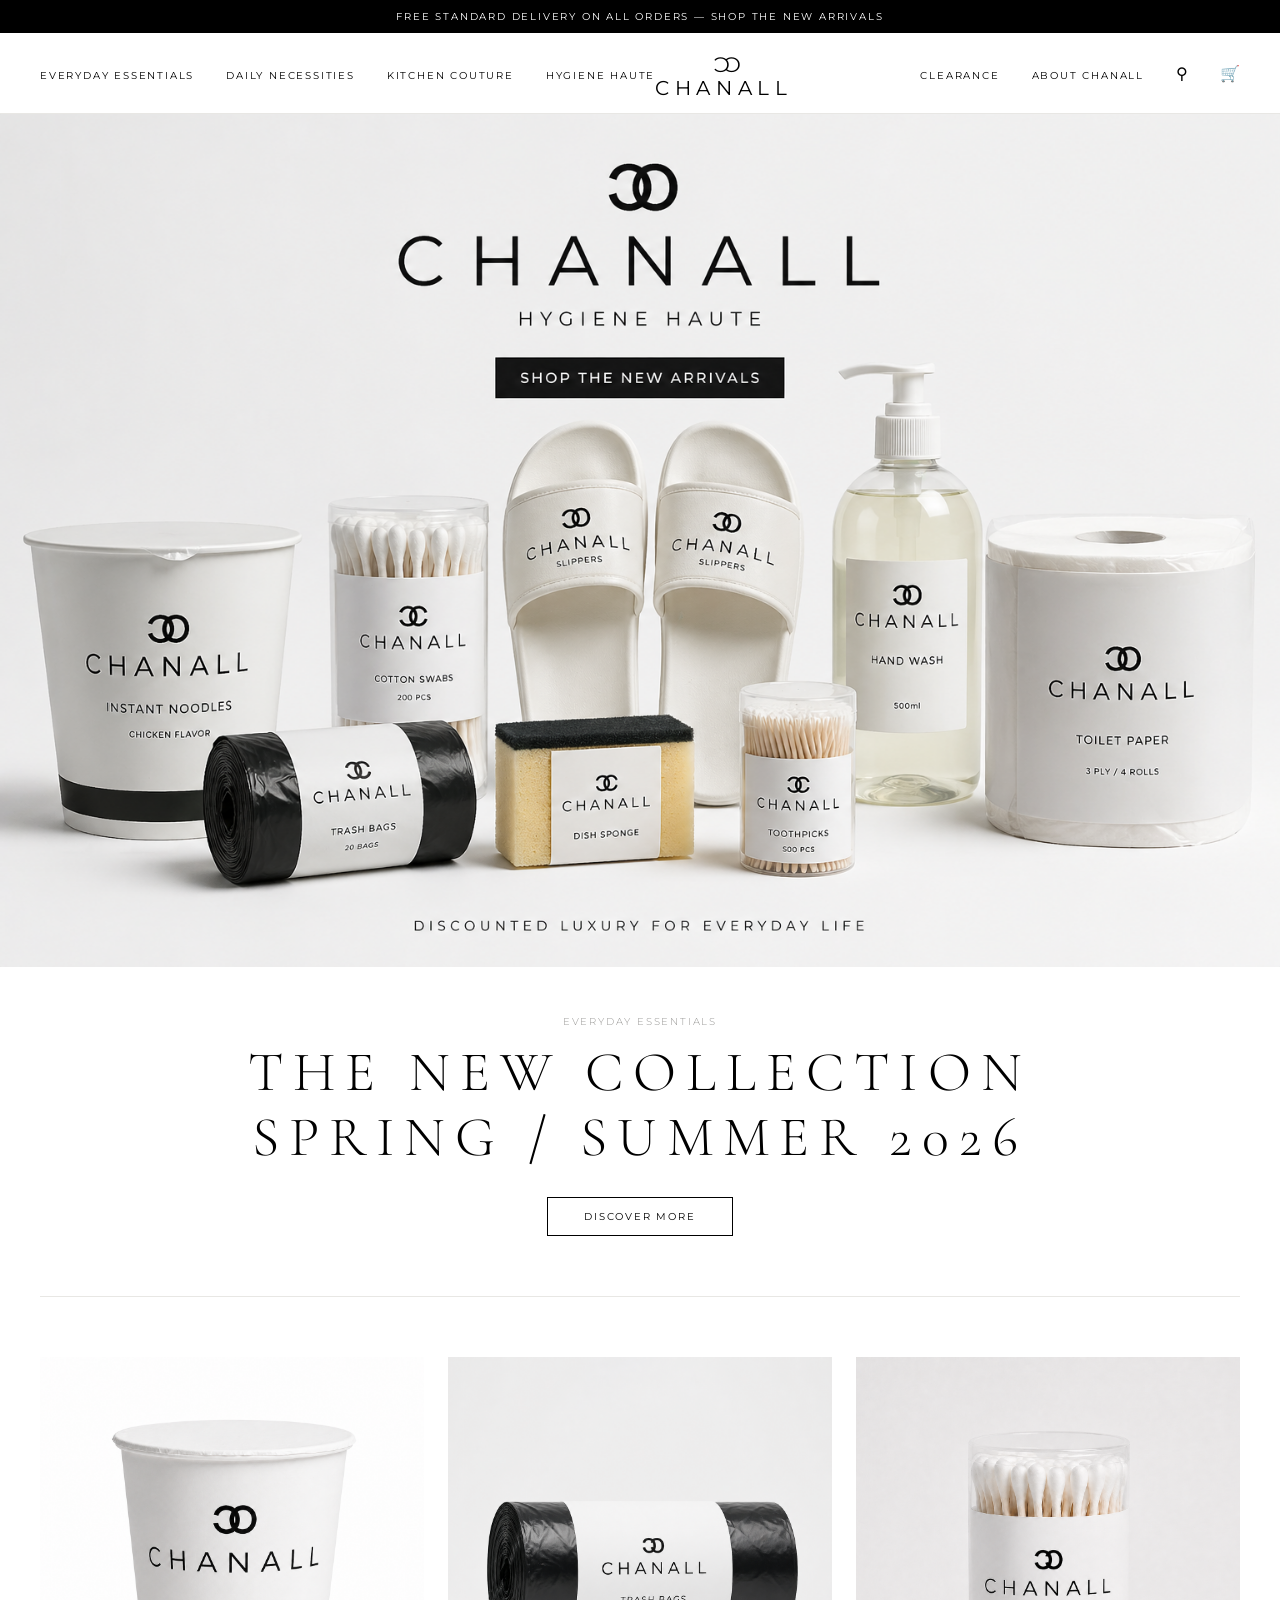
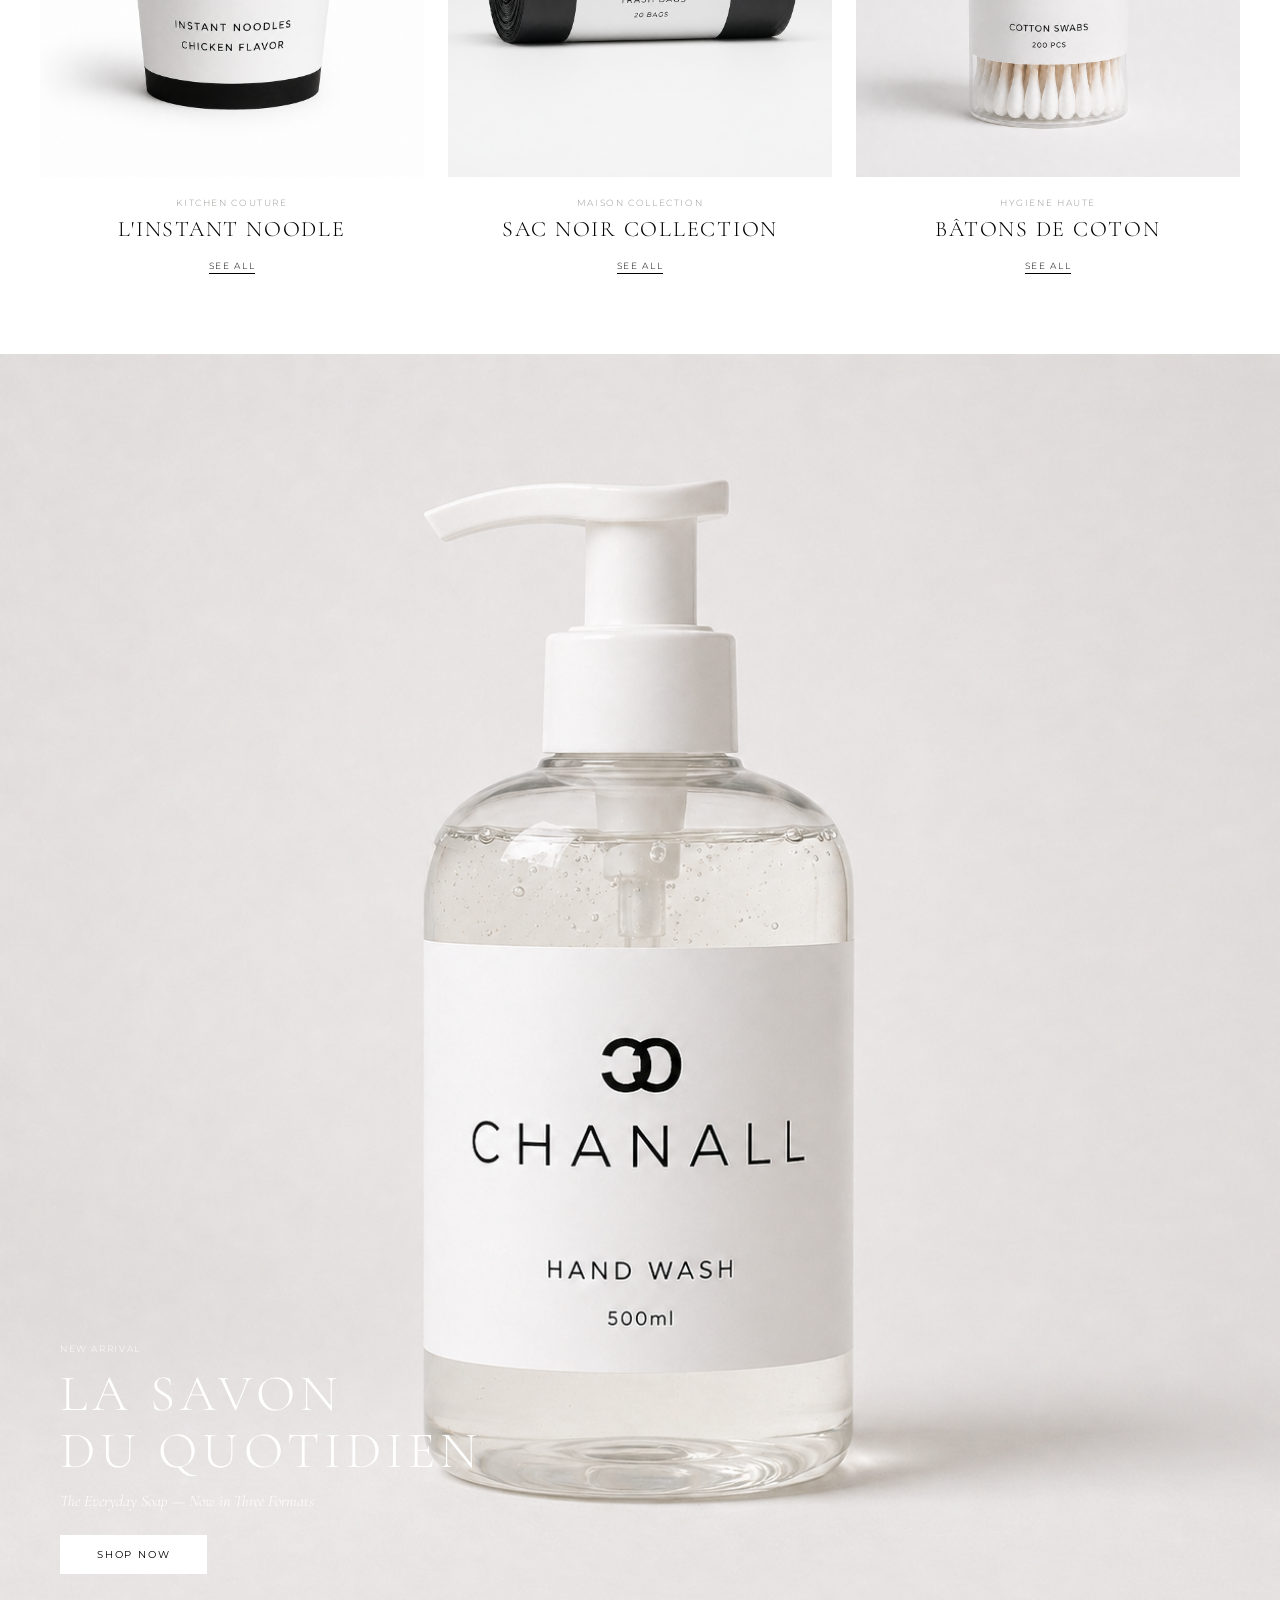
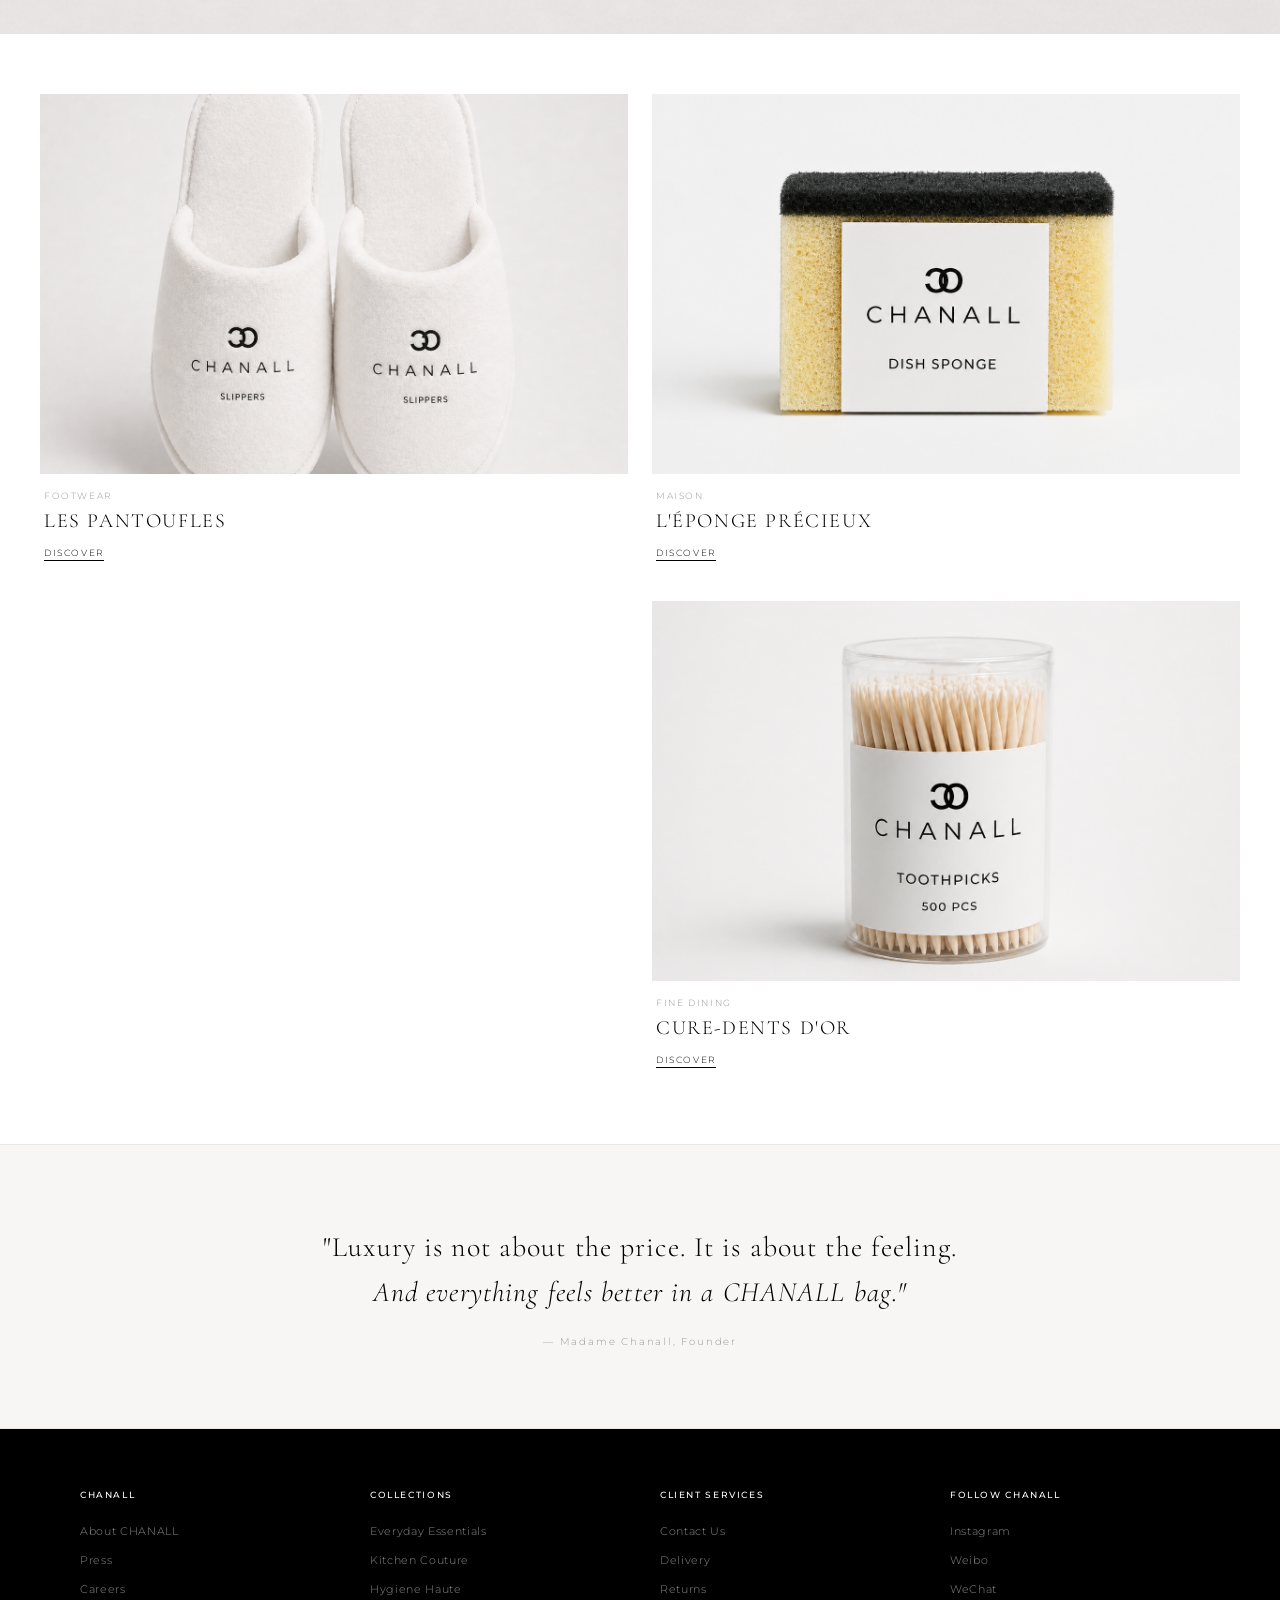
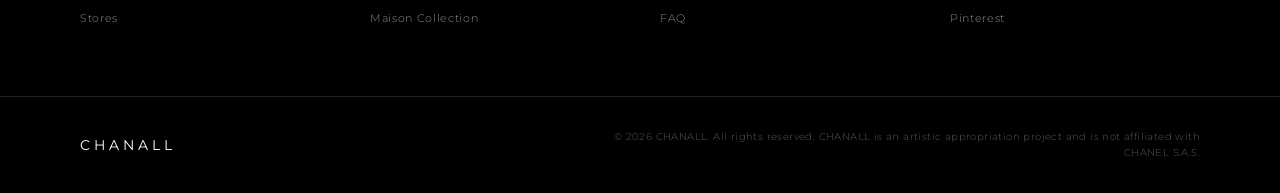
<file: index.html>
<!DOCTYPE html>
<html lang="en">
<head>
  <meta charset="UTF-8" />
  <meta name="viewport" content="width=device-width, initial-scale=1.0" />
  <title>CHANALL — Official Website</title>
  <link rel="stylesheet" href="style.css" />
  <link href="https://fonts.googleapis.com/css2?family=Cormorant+Garamond:ital,wght@0,300;0,400;0,500;1,300;1,400&family=Montserrat:wght@300;400;500&display=swap" rel="stylesheet" />
</head>
<body>

  <!-- TOP ANNOUNCEMENT BAR -->
  <div class="announcement-bar">
    FREE STANDARD DELIVERY ON ALL ORDERS — SHOP THE NEW ARRIVALS
  </div>

  <!-- HEADER / NAV -->
  <header class="site-header">
    <nav class="nav-top">
      <ul class="nav-left">
        <li><a href="collection.html">EVERYDAY ESSENTIALS</a></li>
        <li><a href="collection.html">DAILY NECESSITIES</a></li>
        <li><a href="collection.html">KITCHEN COUTURE</a></li>
        <li><a href="collection.html">HYGIENE HAUTE</a></li>
      </ul>
      <div class="logo">
        <a href="index.html">
          <div class="logo-emblem">
            <span class="cc-logo">ↄↄ</span>
          </div>
          <div class="brand-name">CHANALL</div>
        </a>
      </div>
      <ul class="nav-right">
        <li><a href="collection.html">CLEARANCE</a></li>
        <li><a href="about.html">ABOUT CHANALL</a></li>
        <li><a href="#" class="icon-link">&#9906;</a></li>
        <li><a href="#" class="icon-link">&#128722;</a></li>
      </ul>
    </nav>
  </header>

  <!-- HERO SECTION -->
  <section class="hero">
    <div class="hero-image-wrapper">
      <img src="images/sydt.png" alt="CHANALL New Collection" class="hero-img" />
    </div>
    <div class="hero-text">
      <p class="hero-category">EVERYDAY ESSENTIALS</p>
      <h1 class="hero-title">THE NEW COLLECTION<br>SPRING / SUMMER 2026</h1>
      <a href="collection.html" class="btn-outline">DISCOVER MORE</a>
    </div>
  </section>

  <!-- DIVIDER -->
  <div class="section-divider"></div>

  <!-- FEATURED CATEGORIES -->
  <section class="featured-categories">
    <div class="category-grid">

      <div class="category-card">
        <img src="images/pm.png" alt="L'Instant Noodle" class="card-img" />
        <div class="card-text">
          <p class="card-cat">KITCHEN COUTURE</p>
          <h2 class="card-title">L'INSTANT NOODLE</h2>
          <a href="collection.html" class="card-link">SEE ALL</a>
        </div>
      </div>

      <div class="category-card">
        <img src="images/ljd.png" alt="Sac Noir Collection" class="card-img" />
        <div class="card-text">
          <p class="card-cat">MAISON COLLECTION</p>
          <h2 class="card-title">SAC NOIR COLLECTION</h2>
          <a href="collection.html" class="card-link">SEE ALL</a>
        </div>
      </div>

      <div class="category-card">
        <img src="images/mq.png" alt="Bâtons de Coton" class="card-img" />
        <div class="card-text">
          <p class="card-cat">HYGIENE HAUTE</p>
          <h2 class="card-title">BÂTONS DE COTON</h2>
          <a href="collection.html" class="card-link">SEE ALL</a>
        </div>
      </div>

    </div>
  </section>

  <!-- FULL WIDTH BANNER -->
  <section class="full-banner">
    <img src="images/xsy.png" alt="La Savon du Quotidien" class="banner-img" />
    <div class="banner-text-overlay">
      <p class="banner-cat">NEW ARRIVAL</p>
      <h2 class="banner-title">LA SAVON<br>DU QUOTIDIEN</h2>
      <p class="banner-sub">The Everyday Soap — Now in Three Formats</p>
      <a href="collection.html" class="btn-solid">SHOP NOW</a>
    </div>
  </section>

  <!-- EDITORIAL STRIP -->
  <section class="editorial-strip">
    <div class="editorial-grid">
      <div class="editorial-card tall">
          <img src="images/tx.png" alt="Les Pantoufles" class="editorial-img" />
        <div class="editorial-text">
          <p class="card-cat">FOOTWEAR</p>
          <h3>LES PANTOUFLES</h3>
          <a href="collection.html" class="card-link">DISCOVER</a>
        </div>
      </div>
      <div class="editorial-right">
        <div class="editorial-card">
            <img src="images/xwhm.png" alt="L'Éponge Précieux" class="editorial-img" />
          <div class="editorial-text">
            <p class="card-cat">MAISON</p>
            <h3>L'ÉPONGE PRÉCIEUX</h3>
            <a href="collection.html" class="card-link">DISCOVER</a>
          </div>
        </div>
        <div class="editorial-card">
            <img src="images/yq.png" alt="Cure-Dents d'Or" class="editorial-img" />
          <div class="editorial-text">
            <p class="card-cat">FINE DINING</p>
            <h3>CURE-DENTS D'OR</h3>
            <a href="collection.html" class="card-link">DISCOVER</a>
          </div>
        </div>
      </div>
    </div>
  </section>

  <!-- BRAND QUOTE -->
  <section class="brand-quote">
    <blockquote>
      "Luxury is not about the price. It is about the feeling.<br>
      <em>And everything feels better in a CHANALL bag."</em>
    </blockquote>
    <p class="quote-attr">— Madame Chanall, Founder</p>
  </section>

  <!-- FOOTER -->
  <footer class="site-footer">
    <div class="footer-top">
      <div class="footer-col">
        <h4>CHANALL</h4>
        <ul>
          <li><a href="about.html">About CHANALL</a></li>
          <li><a href="#">Press</a></li>
          <li><a href="#">Careers</a></li>
          <li><a href="#">Stores</a></li>
        </ul>
      </div>
      <div class="footer-col">
        <h4>COLLECTIONS</h4>
        <ul>
          <li><a href="collection.html">Everyday Essentials</a></li>
          <li><a href="collection.html">Kitchen Couture</a></li>
          <li><a href="collection.html">Hygiene Haute</a></li>
          <li><a href="collection.html">Maison Collection</a></li>
        </ul>
      </div>
      <div class="footer-col">
        <h4>CLIENT SERVICES</h4>
        <ul>
          <li><a href="#">Contact Us</a></li>
          <li><a href="#">Delivery</a></li>
          <li><a href="#">Returns</a></li>
          <li><a href="#">FAQ</a></li>
        </ul>
      </div>
      <div class="footer-col">
        <h4>FOLLOW CHANALL</h4>
        <ul>
          <li><a href="#">Instagram</a></li>
          <li><a href="#">Weibo</a></li>
          <li><a href="#">WeChat</a></li>
          <li><a href="#">Pinterest</a></li>
        </ul>
      </div>
    </div>
    <div class="footer-bottom">
      <div class="footer-logo">CHANALL</div>
      <p class="footer-legal">© 2026 CHANALL. All rights reserved. CHANALL is an artistic appropriation project and is not affiliated with CHANEL S.A.S.</p>
    </div>
  </footer>

</body>
</html>
</file>
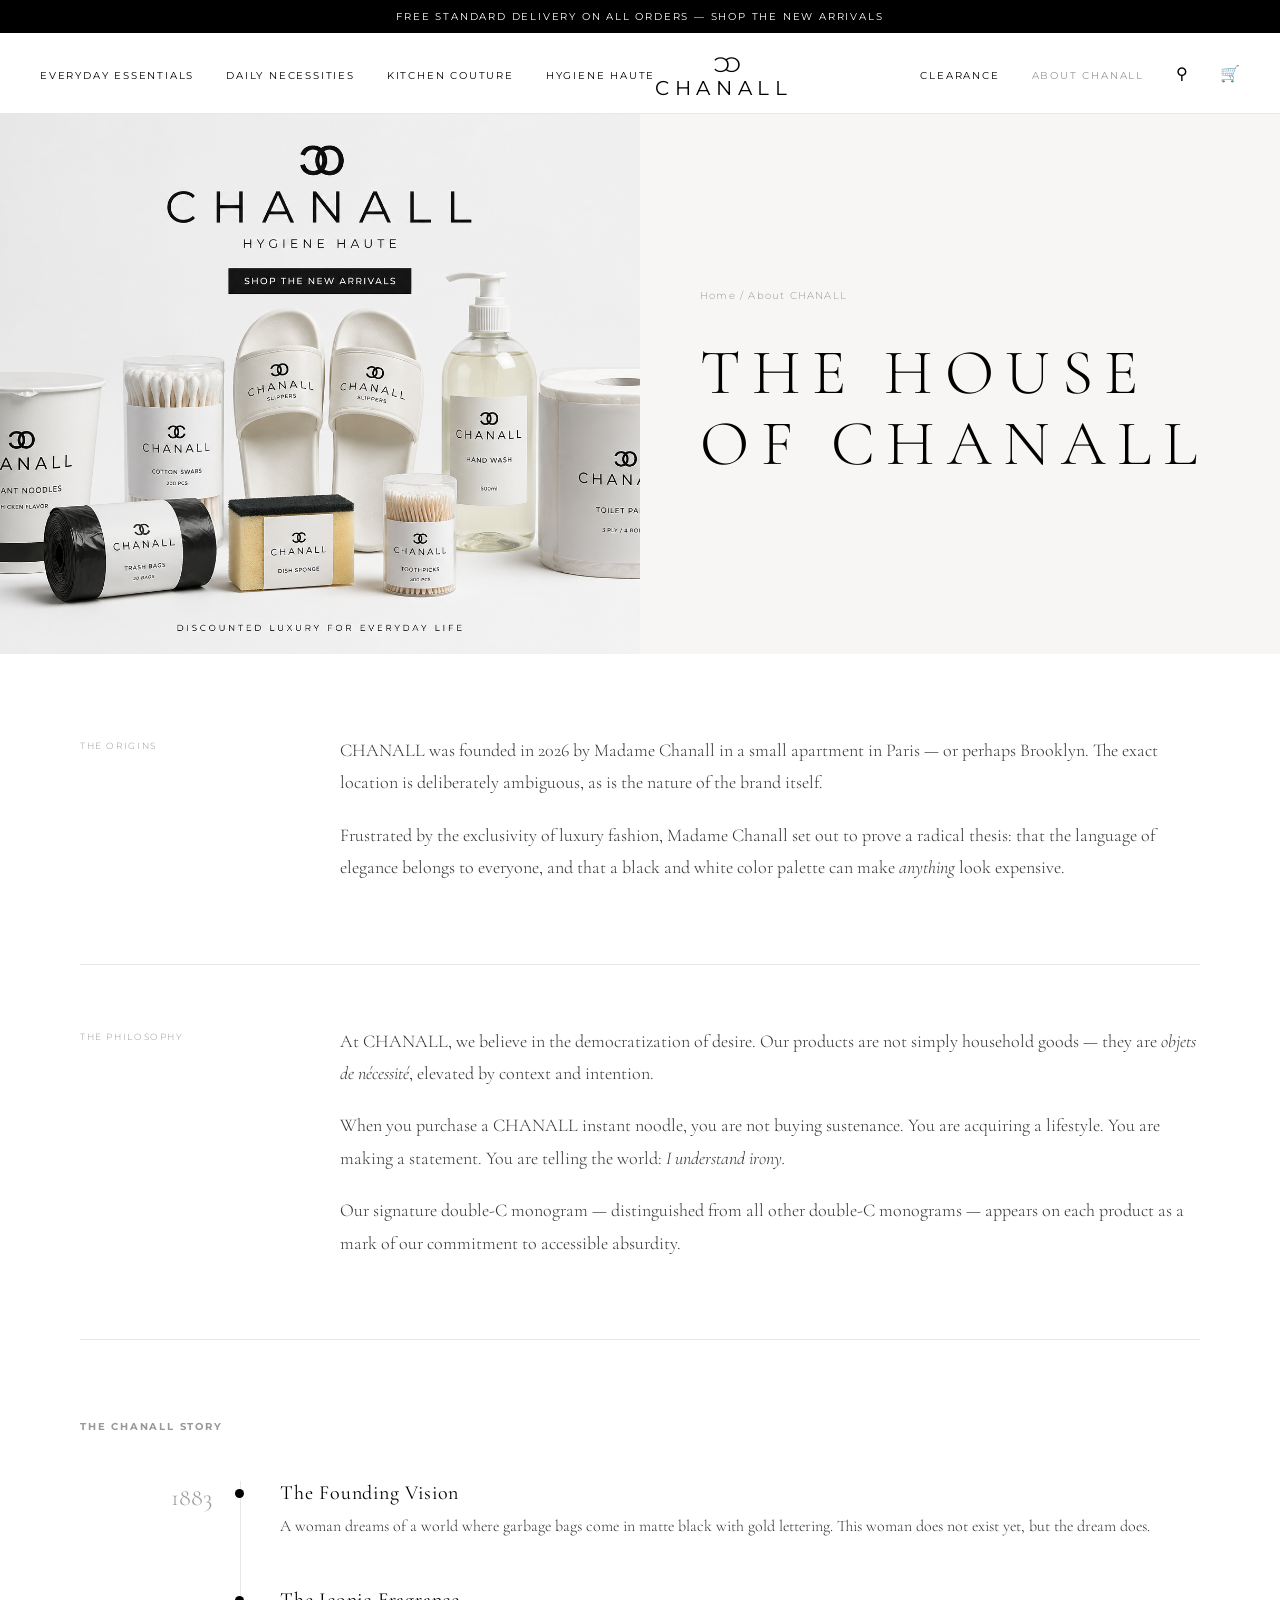
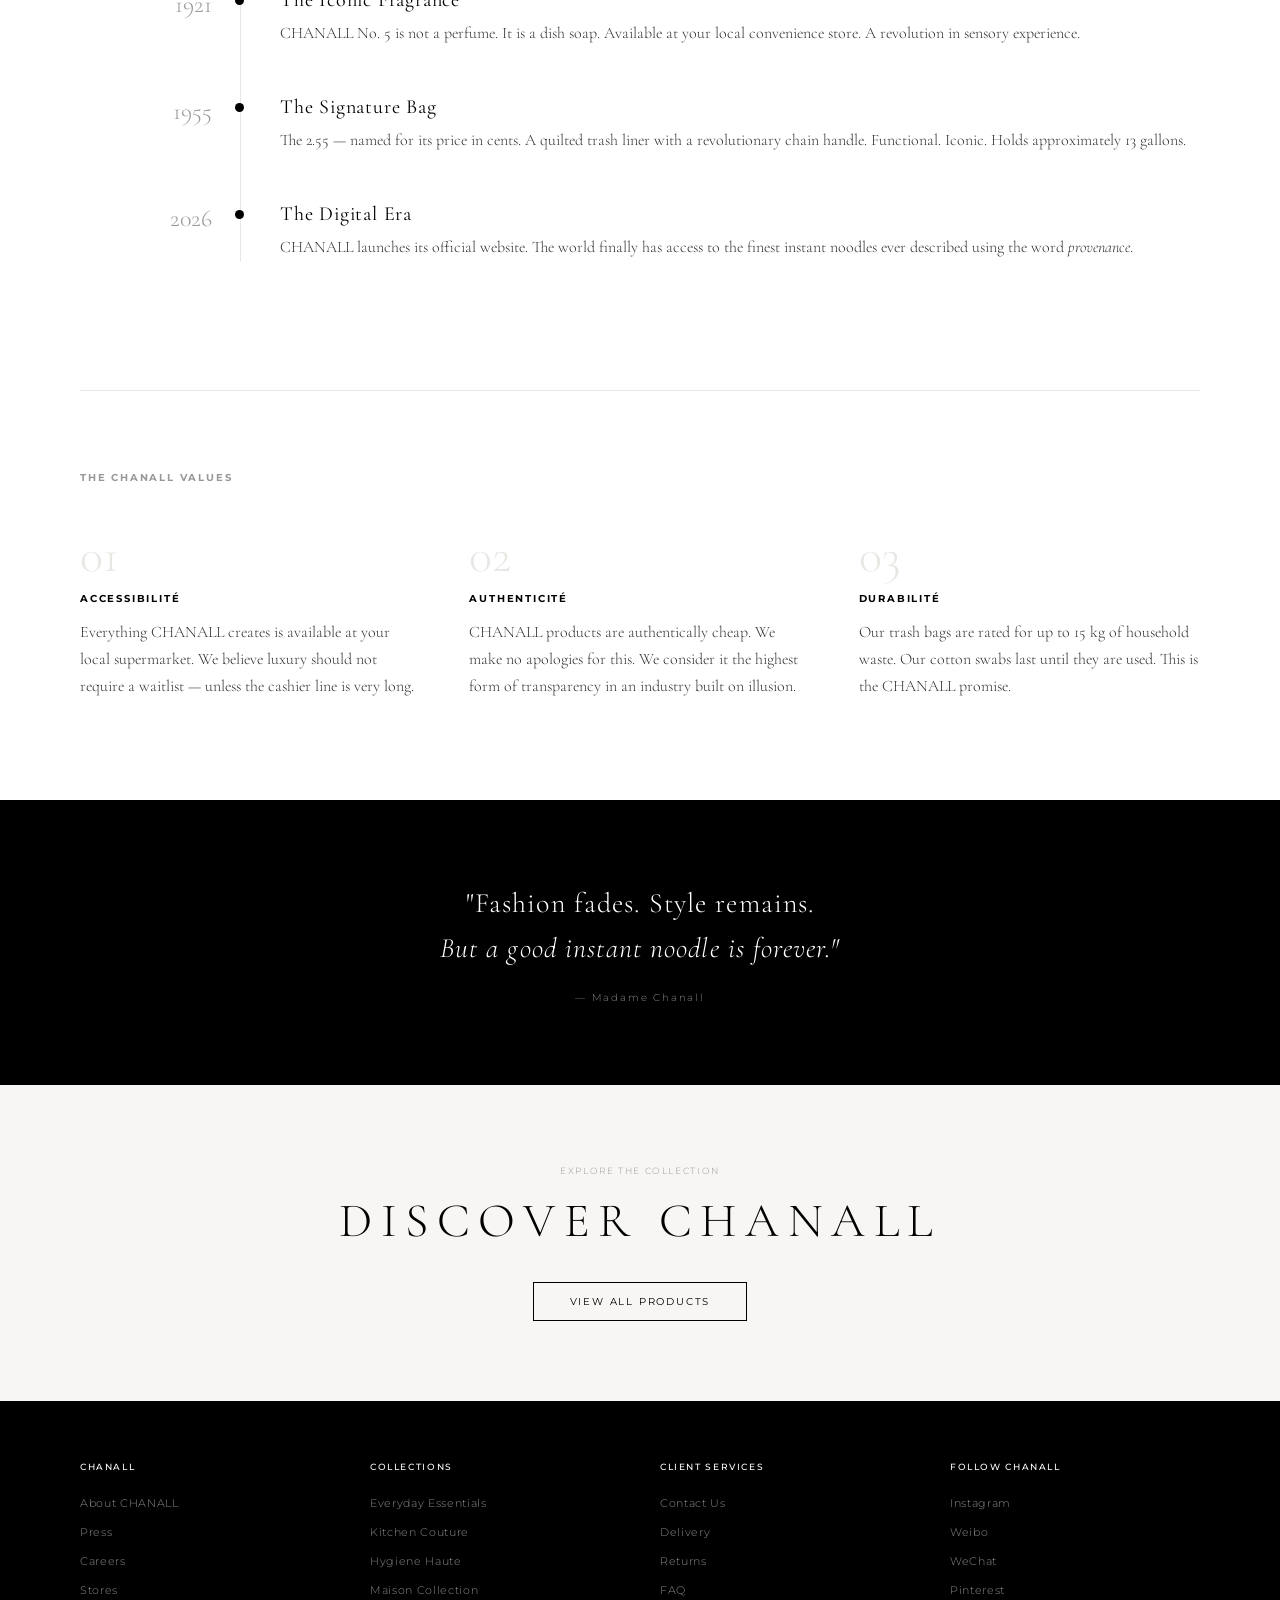
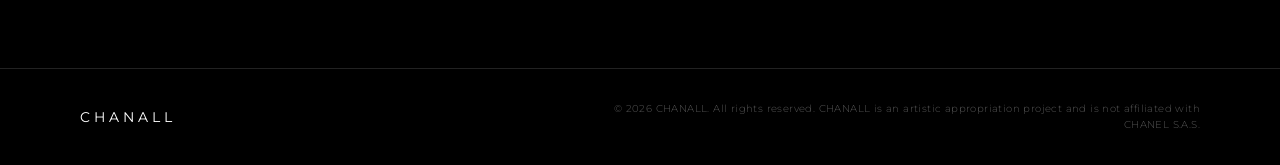
<file: about.html>
<!DOCTYPE html>
<html lang="en">
<head>
  <meta charset="UTF-8" />
  <meta name="viewport" content="width=device-width, initial-scale=1.0" />
  <title>About CHANALL — The House</title>
  <link rel="stylesheet" href="style.css" />
  <link href="https://fonts.googleapis.com/css2?family=Cormorant+Garamond:ital,wght@0,300;0,400;0,500;1,300;1,400&family=Montserrat:wght@300;400;500&display=swap" rel="stylesheet" />
</head>
<body>

  <!-- TOP ANNOUNCEMENT BAR -->
  <div class="announcement-bar">
    FREE STANDARD DELIVERY ON ALL ORDERS — SHOP THE NEW ARRIVALS
  </div>

  <!-- HEADER / NAV -->
  <header class="site-header">
    <nav class="nav-top">
      <ul class="nav-left">
        <li><a href="collection.html">EVERYDAY ESSENTIALS</a></li>
        <li><a href="collection.html">DAILY NECESSITIES</a></li>
        <li><a href="collection.html">KITCHEN COUTURE</a></li>
        <li><a href="collection.html">HYGIENE HAUTE</a></li>
      </ul>
      <div class="logo">
        <a href="index.html">
          <div class="logo-emblem">
            <span class="cc-logo">ↄↄ</span>
          </div>
          <div class="brand-name">CHANALL</div>
        </a>
      </div>
      <ul class="nav-right">
        <li><a href="collection.html">CLEARANCE</a></li>
        <li><a href="about.html" class="active">ABOUT CHANALL</a></li>
        <li><a href="#" class="icon-link">&#9906;</a></li>
        <li><a href="#" class="icon-link">&#128722;</a></li>
      </ul>
    </nav>
  </header>

  <!-- ABOUT HERO -->
  <section class="about-hero">
    <img src="images/sydt.png" alt="The House of CHANALL" class="about-hero-img-real" />
    <div class="about-hero-text">
      <p class="page-breadcrumb"><a href="index.html">Home</a> / About CHANALL</p>
      <h1 class="about-title">THE HOUSE<br>OF CHANALL</h1>
    </div>
  </section>

  <!-- ABOUT CONTENT -->
  <section class="about-content">

    <div class="about-block">
      <div class="about-block-label">THE ORIGINS</div>
      <div class="about-block-text">
        <p>CHANALL was founded in 2026 by Madame Chanall in a small apartment in Paris — or perhaps Brooklyn. The exact location is deliberately ambiguous, as is the nature of the brand itself.</p>
        <p>Frustrated by the exclusivity of luxury fashion, Madame Chanall set out to prove a radical thesis: that the language of elegance belongs to everyone, and that a black and white color palette can make <em>anything</em> look expensive.</p>
      </div>
    </div>

    <div class="about-divider"></div>

    <div class="about-block">
      <div class="about-block-label">THE PHILOSOPHY</div>
      <div class="about-block-text">
        <p>At CHANALL, we believe in the democratization of desire. Our products are not simply household goods — they are <em>objets de nécessité</em>, elevated by context and intention.</p>
        <p>When you purchase a CHANALL instant noodle, you are not buying sustenance. You are acquiring a lifestyle. You are making a statement. You are telling the world: <em>I understand irony.</em></p>
        <p>Our signature double-C monogram — distinguished from all other double-C monograms — appears on each product as a mark of our commitment to accessible absurdity.</p>
      </div>
    </div>

    <div class="about-divider"></div>

    <!-- TIMELINE -->
    <div class="about-timeline">
      <h2 class="timeline-title">THE CHANALL STORY</h2>
      <div class="timeline">
        <div class="timeline-item">
          <div class="timeline-year">1883</div>
          <div class="timeline-content">
            <h3>The Founding Vision</h3>
            <p>A woman dreams of a world where garbage bags come in matte black with gold lettering. This woman does not exist yet, but the dream does.</p>
          </div>
        </div>
        <div class="timeline-item">
          <div class="timeline-year">1921</div>
          <div class="timeline-content">
            <h3>The Iconic Fragrance</h3>
            <p>CHANALL No. 5 is not a perfume. It is a dish soap. Available at your local convenience store. A revolution in sensory experience.</p>
          </div>
        </div>
        <div class="timeline-item">
          <div class="timeline-year">1955</div>
          <div class="timeline-content">
            <h3>The Signature Bag</h3>
            <p>The 2.55 — named for its price in cents. A quilted trash liner with a revolutionary chain handle. Functional. Iconic. Holds approximately 13 gallons.</p>
          </div>
        </div>
        <div class="timeline-item">
          <div class="timeline-year">2026</div>
          <div class="timeline-content">
            <h3>The Digital Era</h3>
            <p>CHANALL launches its official website. The world finally has access to the finest instant noodles ever described using the word <em>provenance</em>.</p>
          </div>
        </div>
      </div>
    </div>

    <div class="about-divider"></div>

    <!-- MAISON VALUES -->
    <div class="about-values">
      <h2 class="values-title">THE CHANALL VALUES</h2>
      <div class="values-grid">
        <div class="value-item">
          <div class="value-number">01</div>
          <h3>ACCESSIBILITÉ</h3>
          <p>Everything CHANALL creates is available at your local supermarket. We believe luxury should not require a waitlist — unless the cashier line is very long.</p>
        </div>
        <div class="value-item">
          <div class="value-number">02</div>
          <h3>AUTHENTICITÉ</h3>
          <p>CHANALL products are authentically cheap. We make no apologies for this. We consider it the highest form of transparency in an industry built on illusion.</p>
        </div>
        <div class="value-item">
          <div class="value-number">03</div>
          <h3>DURABILITÉ</h3>
          <p>Our trash bags are rated for up to 15 kg of household waste. Our cotton swabs last until they are used. This is the CHANALL promise.</p>
        </div>
      </div>
    </div>

  </section>

  <!-- ABOUT QUOTE -->
  <section class="brand-quote about-quote">
    <blockquote>
      "Fashion fades. Style remains.<br>
      <em>But a good instant noodle is forever."</em>
    </blockquote>
    <p class="quote-attr">— Madame Chanall</p>
  </section>

  <!-- CTA SECTION -->
  <section class="about-cta">
    <p class="about-cta-label">EXPLORE THE COLLECTION</p>
    <h2 class="about-cta-title">DISCOVER CHANALL</h2>
    <a href="collection.html" class="btn-outline">VIEW ALL PRODUCTS</a>
  </section>

  <!-- FOOTER -->
  <footer class="site-footer">
    <div class="footer-top">
      <div class="footer-col">
        <h4>CHANALL</h4>
        <ul>
          <li><a href="about.html">About CHANALL</a></li>
          <li><a href="#">Press</a></li>
          <li><a href="#">Careers</a></li>
          <li><a href="#">Stores</a></li>
        </ul>
      </div>
      <div class="footer-col">
        <h4>COLLECTIONS</h4>
        <ul>
          <li><a href="collection.html">Everyday Essentials</a></li>
          <li><a href="collection.html">Kitchen Couture</a></li>
          <li><a href="collection.html">Hygiene Haute</a></li>
          <li><a href="collection.html">Maison Collection</a></li>
        </ul>
      </div>
      <div class="footer-col">
        <h4>CLIENT SERVICES</h4>
        <ul>
          <li><a href="#">Contact Us</a></li>
          <li><a href="#">Delivery</a></li>
          <li><a href="#">Returns</a></li>
          <li><a href="#">FAQ</a></li>
        </ul>
      </div>
      <div class="footer-col">
        <h4>FOLLOW CHANALL</h4>
        <ul>
          <li><a href="#">Instagram</a></li>
          <li><a href="#">Weibo</a></li>
          <li><a href="#">WeChat</a></li>
          <li><a href="#">Pinterest</a></li>
        </ul>
      </div>
    </div>
    <div class="footer-bottom">
      <div class="footer-logo">CHANALL</div>
      <p class="footer-legal">© 2026 CHANALL. All rights reserved. CHANALL is an artistic appropriation project and is not affiliated with CHANEL S.A.S.</p>
    </div>
  </footer>

</body>
</html>
</file>
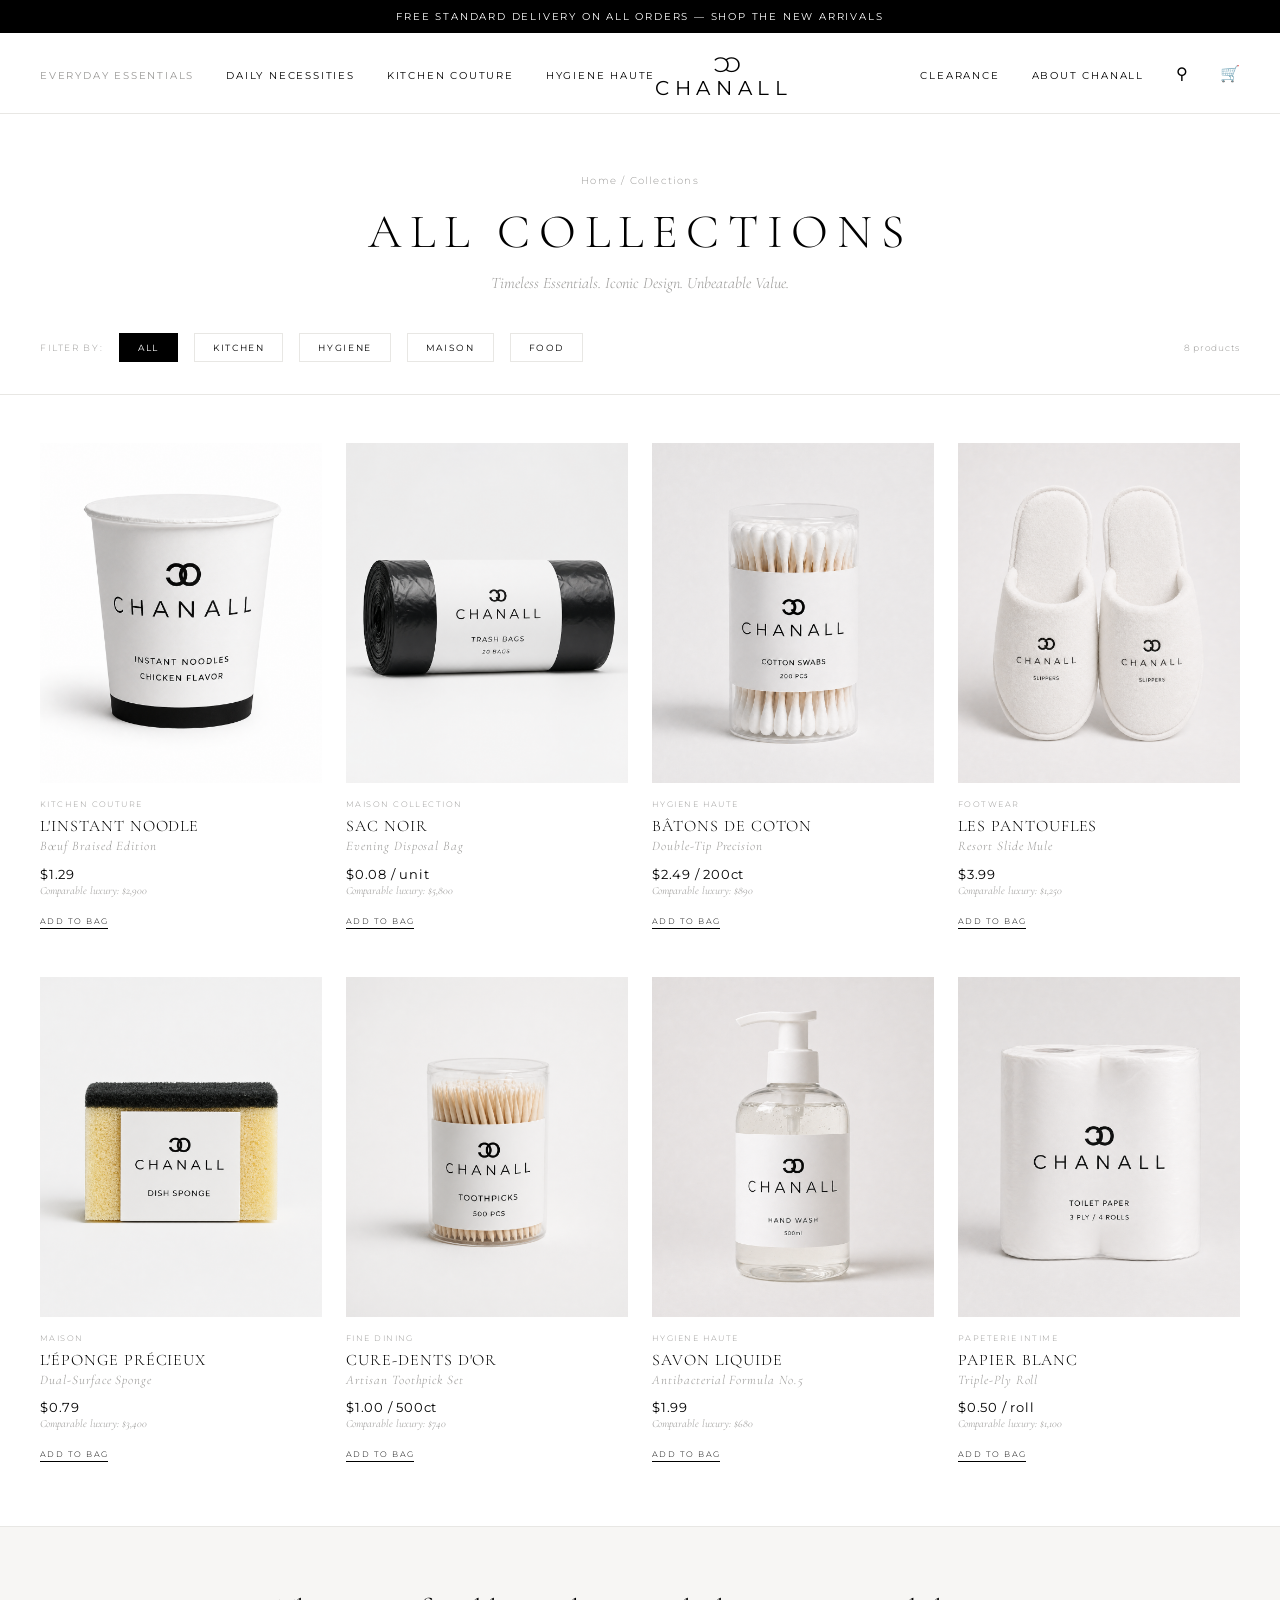
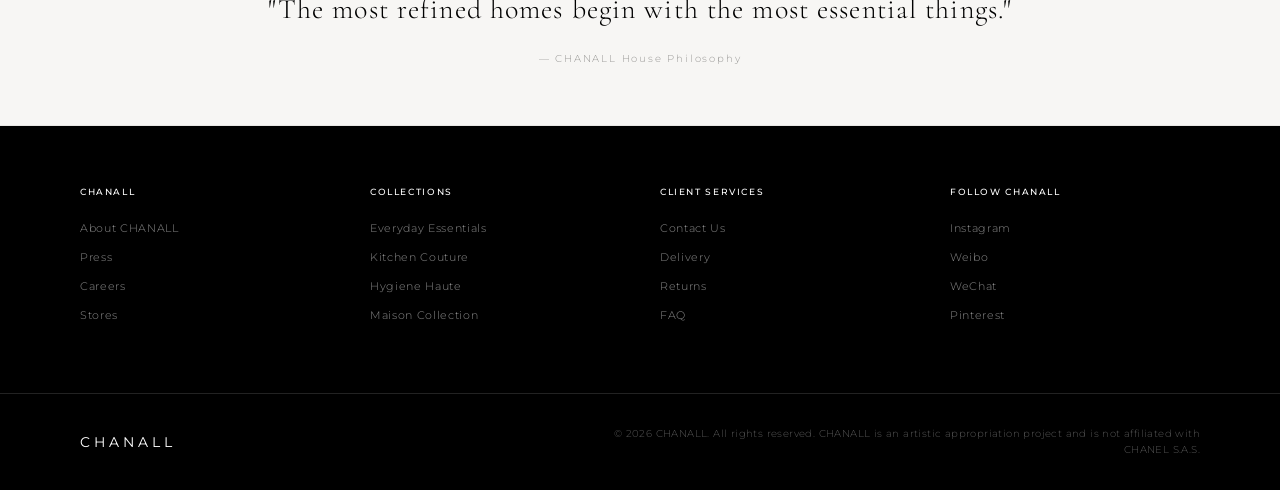
<file: collection.html>
<!DOCTYPE html>
<html lang="en">
<head>
  <meta charset="UTF-8" />
  <meta name="viewport" content="width=device-width, initial-scale=1.0" />
  <title>Collections — CHANALL</title>
  <link rel="stylesheet" href="style.css" />
  <link href="https://fonts.googleapis.com/css2?family=Cormorant+Garamond:ital,wght@0,300;0,400;0,500;1,300;1,400&family=Montserrat:wght@300;400;500&display=swap" rel="stylesheet" />
</head>
<body>

  <!-- TOP ANNOUNCEMENT BAR -->
  <div class="announcement-bar">
    FREE STANDARD DELIVERY ON ALL ORDERS — SHOP THE NEW ARRIVALS
  </div>

  <!-- HEADER / NAV -->
  <header class="site-header">
    <nav class="nav-top">
      <ul class="nav-left">
        <li><a href="collection.html" class="active">EVERYDAY ESSENTIALS</a></li>
        <li><a href="collection.html">DAILY NECESSITIES</a></li>
        <li><a href="collection.html">KITCHEN COUTURE</a></li>
        <li><a href="collection.html">HYGIENE HAUTE</a></li>
      </ul>
      <div class="logo">
        <a href="index.html">
          <div class="logo-emblem">
            <span class="cc-logo">ↄↄ</span>
          </div>
          <div class="brand-name">CHANALL</div>
        </a>
      </div>
      <ul class="nav-right">
        <li><a href="collection.html">CLEARANCE</a></li>
        <li><a href="about.html">ABOUT CHANALL</a></li>
        <li><a href="#" class="icon-link">&#9906;</a></li>
        <li><a href="#" class="icon-link">&#128722;</a></li>
      </ul>
    </nav>
  </header>

  <!-- PAGE HEADER -->
  <div class="page-header">
    <p class="page-breadcrumb"><a href="index.html">Home</a> / Collections</p>
    <h1 class="page-title">ALL COLLECTIONS</h1>
    <p class="page-subtitle">Timeless Essentials. Iconic Design. Unbeatable Value.</p>
  </div>

  <!-- FILTER BAR -->
  <div class="filter-bar">
    <span class="filter-label">FILTER BY:</span>
    <button class="filter-btn active">ALL</button>
    <button class="filter-btn">KITCHEN</button>
    <button class="filter-btn">HYGIENE</button>
    <button class="filter-btn">MAISON</button>
    <button class="filter-btn">FOOD</button>
    <span class="filter-count">8 products</span>
  </div>

  <!-- PRODUCT GRID -->
  <section class="product-grid-section">
    <div class="product-grid">

      <!-- Product 1 -->
      <div class="product-card">
        <img src="images/pm.png" alt="L'Instant Noodle" class="product-img" />
        <div class="product-info">
          <p class="product-cat">KITCHEN COUTURE</p>
          <h3 class="product-name">L'INSTANT NOODLE<br><em>Bœuf Braised Edition</em></h3>
          <p class="product-price">$1.29</p>
          <p class="product-orig-price">Comparable luxury: $2,900</p>
          <a href="#" class="product-cta">ADD TO BAG</a>
        </div>
      </div>

      <!-- Product 2 -->
      <div class="product-card">
        <img src="images/ljd.png" alt="Sac Noir" class="product-img" />
        <div class="product-info">
          <p class="product-cat">MAISON COLLECTION</p>
          <h3 class="product-name">SAC NOIR<br><em>Evening Disposal Bag</em></h3>
          <p class="product-price">$0.08 / unit</p>
          <p class="product-orig-price">Comparable luxury: $5,800</p>
          <a href="#" class="product-cta">ADD TO BAG</a>
        </div>
      </div>

      <!-- Product 3 -->
      <div class="product-card">
        <img src="images/mq.png" alt="Bâtons de Coton" class="product-img" />
        <div class="product-info">
          <p class="product-cat">HYGIENE HAUTE</p>
          <h3 class="product-name">BÂTONS DE COTON<br><em>Double-Tip Precision</em></h3>
          <p class="product-price">$2.49 / 200ct</p>
          <p class="product-orig-price">Comparable luxury: $890</p>
          <a href="#" class="product-cta">ADD TO BAG</a>
        </div>
      </div>

      <!-- Product 4 -->
      <div class="product-card">
        <img src="images/tx.png" alt="Les Pantoufles" class="product-img" />
        <div class="product-info">
          <p class="product-cat">FOOTWEAR</p>
          <h3 class="product-name">LES PANTOUFLES<br><em>Resort Slide Mule</em></h3>
          <p class="product-price">$3.99</p>
          <p class="product-orig-price">Comparable luxury: $1,250</p>
          <a href="#" class="product-cta">ADD TO BAG</a>
        </div>
      </div>

      <!-- Product 5 -->
      <div class="product-card">
        <img src="images/xwhm.png" alt="L'Éponge Précieux" class="product-img" />
        <div class="product-info">
          <p class="product-cat">MAISON</p>
          <h3 class="product-name">L'ÉPONGE PRÉCIEUX<br><em>Dual-Surface Sponge</em></h3>
          <p class="product-price">$0.79</p>
          <p class="product-orig-price">Comparable luxury: $3,400</p>
          <a href="#" class="product-cta">ADD TO BAG</a>
        </div>
      </div>

      <!-- Product 6 -->
      <div class="product-card">
        <img src="images/yq.png" alt="Cure-Dents d'Or" class="product-img" />
        <div class="product-info">
          <p class="product-cat">FINE DINING</p>
          <h3 class="product-name">CURE-DENTS D'OR<br><em>Artisan Toothpick Set</em></h3>
          <p class="product-price">$1.00 / 500ct</p>
          <p class="product-orig-price">Comparable luxury: $740</p>
          <a href="#" class="product-cta">ADD TO BAG</a>
        </div>
      </div>

      <!-- Product 7 -->
      <div class="product-card">
        <img src="images/xsy.png" alt="Savon Liquide" class="product-img" />
        <div class="product-info">
          <p class="product-cat">HYGIENE HAUTE</p>
          <h3 class="product-name">SAVON LIQUIDE<br><em>Antibacterial Formula No.5</em></h3>
          <p class="product-price">$1.99</p>
          <p class="product-orig-price">Comparable luxury: $680</p>
          <a href="#" class="product-cta">ADD TO BAG</a>
        </div>
      </div>

      <!-- Product 8 -->
      <div class="product-card">
        <img src="images/wsz.png" alt="Papier Blanc" class="product-img" />
        <div class="product-info">
          <p class="product-cat">PAPETERIE INTIME</p>
          <h3 class="product-name">PAPIER BLANC<br><em>Triple-Ply Roll</em></h3>
          <p class="product-price">$0.50 / roll</p>
          <p class="product-orig-price">Comparable luxury: $1,100</p>
          <a href="#" class="product-cta">ADD TO BAG</a>
        </div>
      </div>

    </div>
  </section>

  <!-- EDITORIAL QUOTE -->
  <section class="brand-quote small">
    <blockquote>
      "The most refined homes begin with the most essential things."
    </blockquote>
    <p class="quote-attr">— CHANALL House Philosophy</p>
  </section>

  <!-- FOOTER -->
  <footer class="site-footer">
    <div class="footer-top">
      <div class="footer-col">
        <h4>CHANALL</h4>
        <ul>
          <li><a href="about.html">About CHANALL</a></li>
          <li><a href="#">Press</a></li>
          <li><a href="#">Careers</a></li>
          <li><a href="#">Stores</a></li>
        </ul>
      </div>
      <div class="footer-col">
        <h4>COLLECTIONS</h4>
        <ul>
          <li><a href="collection.html">Everyday Essentials</a></li>
          <li><a href="collection.html">Kitchen Couture</a></li>
          <li><a href="collection.html">Hygiene Haute</a></li>
          <li><a href="collection.html">Maison Collection</a></li>
        </ul>
      </div>
      <div class="footer-col">
        <h4>CLIENT SERVICES</h4>
        <ul>
          <li><a href="#">Contact Us</a></li>
          <li><a href="#">Delivery</a></li>
          <li><a href="#">Returns</a></li>
          <li><a href="#">FAQ</a></li>
        </ul>
      </div>
      <div class="footer-col">
        <h4>FOLLOW CHANALL</h4>
        <ul>
          <li><a href="#">Instagram</a></li>
          <li><a href="#">Weibo</a></li>
          <li><a href="#">WeChat</a></li>
          <li><a href="#">Pinterest</a></li>
        </ul>
      </div>
    </div>
    <div class="footer-bottom">
      <div class="footer-logo">CHANALL</div>
      <p class="footer-legal">© 2026 CHANALL. All rights reserved. CHANALL is an artistic appropriation project and is not affiliated with CHANEL S.A.S.</p>
    </div>
  </footer>

  <script>
    document.querySelectorAll('.filter-btn').forEach(btn => {
      btn.addEventListener('click', function() {
        document.querySelectorAll('.filter-btn').forEach(b => b.classList.remove('active'));
        this.classList.add('active');
      });
    });
  </script>

</body>
</html>
</file>
<file: style.css>
@import url('https://fonts.googleapis.com/css2?family=Cormorant+Garamond:ital,wght@0,300;0,400;0,500;1,300;1,400&family=Montserrat:wght@300;400;500&display=swap');

*, *::before, *::after { box-sizing: border-box; margin: 0; padding: 0; }

:root {
  --black: #000000;
  --white: #ffffff;
  --off-white: #f7f6f4;
  --light-gray: #e8e7e4;
  --mid-gray: #999896;
  --dark-gray: #333333;
  --font-display: 'Cormorant Garamond', Georgia, serif;
  --font-sans: 'Montserrat', Arial, sans-serif;
  --letter-spacing-wide: 0.18em;
  --letter-spacing-xl: 0.28em;
}

html { font-size: 16px; -webkit-font-smoothing: antialiased; }
body { font-family: var(--font-sans); background: var(--white); color: var(--black); font-weight: 300; }
a { color: inherit; text-decoration: none; }
ul { list-style: none; }

/* === ALL IMAGES === */
.hero-img {
  width: 100%;
  height: auto;
  display: block;
}
.banner-img {
  width: 100%;
  height: auto;
  display: block;
}
.card-img {
  width: 100%;
  height: 420px;
  object-fit: cover;
  display: block;
}
.editorial-img {
  width: 100%;
  height: 380px;
  object-fit: cover;
  object-position: center;
  display: block;
}
.product-img {
  width: 100%;
  height: 340px;
  object-fit: cover;
  display: block;
  background: var(--off-white);
}
.about-hero-img-real {
  width: 100%;
  height: 100%;
  object-fit: cover;
  display: block;
  min-height: 400px;
}

/* === ANNOUNCEMENT BAR === */
.announcement-bar {
  background: var(--black);
  color: var(--white);
  text-align: center;
  font-family: var(--font-sans);
  font-size: 10px;
  font-weight: 400;
  letter-spacing: var(--letter-spacing-wide);
  padding: 10px 20px;
}

/* === HEADER === */
.site-header {
  position: sticky;
  top: 0;
  z-index: 100;
  background: var(--white);
  border-bottom: 1px solid var(--light-gray);
}
.nav-top {
  display: flex;
  align-items: center;
  justify-content: space-between;
  padding: 0 40px;
  height: 80px;
  max-width: 1600px;
  margin: 0 auto;
}
.nav-left, .nav-right {
  display: flex;
  align-items: center;
  gap: 32px;
  flex: 1;
}
.nav-right { justify-content: flex-end; }
.nav-left li a, .nav-right li a {
  font-family: var(--font-sans);
  font-size: 10px;
  font-weight: 400;
  letter-spacing: var(--letter-spacing-wide);
  color: var(--black);
  transition: color 0.2s;
  white-space: nowrap;
}
.nav-left li a:hover, .nav-right li a:hover,
.nav-left li a.active, .nav-right li a.active { color: var(--mid-gray); }
.icon-link { font-size: 16px !important; letter-spacing: 0 !important; }

/* === LOGO === */
.logo { text-align: center; flex-shrink: 0; }
.logo a { display: flex; flex-direction: column; align-items: center; gap: 2px; }
.cc-logo { font-size: 28px; letter-spacing: -6px; display: block; line-height: 1; transform: scaleX(1.1); }
.brand-name { font-family: var(--font-sans); font-size: 20px; font-weight: 400; letter-spacing: var(--letter-spacing-xl); line-height: 1; }

/* === HERO === */
.hero { position: relative; overflow: hidden; }
.hero-image-wrapper { width: 100%; }
.hero-text { text-align: center; padding: 48px 20px 60px; background: var(--white); }
.hero-category { font-family: var(--font-sans); font-size: 10px; letter-spacing: var(--letter-spacing-wide); color: var(--mid-gray); margin-bottom: 12px; }
.hero-title { font-family: var(--font-display); font-size: clamp(32px, 5vw, 56px); font-weight: 300; letter-spacing: var(--letter-spacing-wide); line-height: 1.15; margin-bottom: 28px; }

/* === BUTTONS === */
.btn-outline {
  display: inline-block;
  border: 1px solid var(--black);
  padding: 12px 36px;
  font-family: var(--font-sans);
  font-size: 10px;
  font-weight: 400;
  letter-spacing: var(--letter-spacing-wide);
  transition: background 0.25s, color 0.25s;
}
.btn-outline:hover { background: var(--black); color: var(--white); }
.btn-solid {
  display: inline-block;
  background: var(--white);
  color: var(--black);
  border: 1px solid var(--white);
  padding: 12px 36px;
  font-family: var(--font-sans);
  font-size: 10px;
  font-weight: 400;
  letter-spacing: var(--letter-spacing-wide);
  transition: background 0.25s, color 0.25s;
}
.btn-solid:hover { background: transparent; color: var(--white); }

/* === DIVIDER === */
.section-divider { height: 1px; background: var(--light-gray); margin: 0 40px; }

/* === FEATURED CATEGORIES === */
.featured-categories { padding: 60px 40px; max-width: 1600px; margin: 0 auto; }
.category-grid { display: grid; grid-template-columns: repeat(3, 1fr); gap: 24px; }
.category-card { display: flex; flex-direction: column; }
.card-text { padding: 20px 4px; text-align: center; }
.card-cat { font-family: var(--font-sans); font-size: 9px; letter-spacing: var(--letter-spacing-wide); color: var(--mid-gray); margin-bottom: 8px; }
.card-title, h2.card-title { font-family: var(--font-display); font-size: 22px; font-weight: 300; letter-spacing: 0.08em; margin-bottom: 12px; }
.card-link { font-family: var(--font-sans); font-size: 9px; letter-spacing: var(--letter-spacing-wide); border-bottom: 1px solid var(--black); padding-bottom: 2px; display: inline-block; transition: color 0.2s; }
.card-link:hover { color: var(--mid-gray); border-color: var(--mid-gray); }

/* === FULL WIDTH BANNER === */
.full-banner { position: relative; overflow: hidden; }
.banner-text-overlay { position: absolute; bottom: 60px; left: 60px; color: var(--white); }
.banner-cat { font-family: var(--font-sans); font-size: 9px; letter-spacing: var(--letter-spacing-wide); margin-bottom: 12px; }
.banner-title { font-family: var(--font-display); font-size: clamp(36px, 4vw, 52px); font-weight: 300; letter-spacing: 0.1em; line-height: 1.1; margin-bottom: 12px; }
.banner-sub { font-family: var(--font-display); font-size: 16px; font-style: italic; margin-bottom: 24px; font-weight: 300; }

/* === EDITORIAL STRIP === */
.editorial-strip { padding: 60px 40px; max-width: 1600px; margin: 0 auto; }
.editorial-grid { display: grid; grid-template-columns: 1fr 1fr; gap: 24px; align-items: start; }
.editorial-card { display: flex; flex-direction: column; }
.editorial-right { display: flex; flex-direction: column; gap: 24px; }
.editorial-text { padding: 16px 4px; }
.editorial-text h3 { font-family: var(--font-display); font-size: 20px; font-weight: 300; letter-spacing: 0.08em; margin-bottom: 8px; }

/* === BRAND QUOTE === */
.brand-quote { padding: 80px 40px; text-align: center; background: var(--off-white); border-top: 1px solid var(--light-gray); border-bottom: 1px solid var(--light-gray); }
.brand-quote.small { padding: 60px 40px; }
.brand-quote.about-quote { background: var(--black); color: var(--white); border-color: var(--black); }
.brand-quote blockquote { font-family: var(--font-display); font-size: clamp(20px, 2.5vw, 28px); font-weight: 300; line-height: 1.6; letter-spacing: 0.04em; max-width: 800px; margin: 0 auto 20px; }
.quote-attr { font-family: var(--font-sans); font-size: 10px; letter-spacing: var(--letter-spacing-wide); color: var(--mid-gray); }
.about-quote .quote-attr { color: #888; }

/* === PAGE HEADER === */
.page-header { padding: 60px 40px 40px; text-align: center; max-width: 1600px; margin: 0 auto; }
.page-breadcrumb { font-family: var(--font-sans); font-size: 10px; letter-spacing: 0.12em; color: var(--mid-gray); margin-bottom: 16px; }
.page-breadcrumb a:hover { text-decoration: underline; }
.page-title { font-family: var(--font-display); font-size: clamp(32px, 4vw, 48px); font-weight: 300; letter-spacing: var(--letter-spacing-wide); margin-bottom: 12px; }
.page-subtitle { font-family: var(--font-display); font-size: 16px; font-style: italic; color: var(--mid-gray); }

/* === FILTER BAR === */
.filter-bar { display: flex; align-items: center; gap: 16px; padding: 0 40px 32px; max-width: 1600px; margin: 0 auto; flex-wrap: wrap; border-bottom: 1px solid var(--light-gray); }
.filter-label { font-family: var(--font-sans); font-size: 9px; letter-spacing: var(--letter-spacing-wide); color: var(--mid-gray); }
.filter-btn { font-family: var(--font-sans); font-size: 9px; letter-spacing: var(--letter-spacing-wide); background: none; border: 1px solid var(--light-gray); padding: 8px 18px; cursor: pointer; transition: all 0.2s; color: var(--black); }
.filter-btn:hover, .filter-btn.active { background: var(--black); color: var(--white); border-color: var(--black); }
.filter-count { font-family: var(--font-sans); font-size: 9px; letter-spacing: 0.08em; color: var(--mid-gray); margin-left: auto; }

/* === PRODUCT GRID === */
.product-grid-section { padding: 48px 40px; max-width: 1600px; margin: 0 auto; }
.product-grid { display: grid; grid-template-columns: repeat(4, 1fr); gap: 32px 24px; }
.product-card { display: flex; flex-direction: column; }
.product-info { padding: 16px 0; }
.product-cat { font-family: var(--font-sans); font-size: 8px; letter-spacing: var(--letter-spacing-wide); color: var(--mid-gray); margin-bottom: 6px; }
.product-name { font-family: var(--font-display); font-size: 16px; font-weight: 300; letter-spacing: 0.06em; line-height: 1.4; margin-bottom: 10px; }
.product-name em { display: block; font-size: 13px; color: var(--mid-gray); }
.product-price { font-family: var(--font-sans); font-size: 13px; font-weight: 400; letter-spacing: 0.06em; margin-bottom: 2px; }
.product-orig-price { font-family: var(--font-display); font-size: 11px; font-style: italic; color: var(--mid-gray); margin-bottom: 12px; }
.product-cta { display: inline-block; font-family: var(--font-sans); font-size: 8px; letter-spacing: var(--letter-spacing-wide); border-bottom: 1px solid var(--black); padding-bottom: 2px; transition: color 0.2s; }
.product-cta:hover { color: var(--mid-gray); border-color: var(--mid-gray); }

/* === ABOUT PAGE === */
.about-hero { display: grid; grid-template-columns: 1fr 1fr; min-height: 60vh; }
.about-hero-text { display: flex; flex-direction: column; justify-content: center; padding: 60px; background: var(--off-white); }
.about-title { font-family: var(--font-display); font-size: clamp(40px, 5vw, 64px); font-weight: 300; letter-spacing: var(--letter-spacing-wide); line-height: 1.1; margin-top: 20px; }
.about-content { max-width: 1200px; margin: 0 auto; padding: 80px 40px; }
.about-block { display: grid; grid-template-columns: 200px 1fr; gap: 60px; align-items: start; }
.about-block-label { font-family: var(--font-sans); font-size: 9px; letter-spacing: var(--letter-spacing-wide); color: var(--mid-gray); padding-top: 6px; }
.about-block-text p { font-family: var(--font-display); font-size: 18px; line-height: 1.8; font-weight: 300; margin-bottom: 20px; color: var(--dark-gray); }
.about-divider { height: 1px; background: var(--light-gray); margin: 60px 0; }

/* === TIMELINE === */
.about-timeline { padding: 20px 0; }
.timeline-title { font-family: var(--font-sans); font-size: 10px; letter-spacing: var(--letter-spacing-wide); margin-bottom: 48px; color: var(--mid-gray); }
.timeline { position: relative; padding-left: 200px; }
.timeline::before { content: ''; position: absolute; left: 160px; top: 0; bottom: 0; width: 1px; background: var(--light-gray); }
.timeline-item { position: relative; display: grid; grid-template-columns: 160px 1fr; margin-left: -200px; margin-bottom: 48px; gap: 40px; }
.timeline-item::before { content: ''; position: absolute; left: 155px; top: 8px; width: 9px; height: 9px; border-radius: 50%; background: var(--black); }
.timeline-year { font-family: var(--font-display); font-size: 24px; font-weight: 300; text-align: right; padding-right: 28px; color: var(--mid-gray); padding-top: 2px; }
.timeline-content h3 { font-family: var(--font-display); font-size: 20px; font-weight: 400; letter-spacing: 0.04em; margin-bottom: 8px; }
.timeline-content p { font-family: var(--font-display); font-size: 16px; line-height: 1.7; color: var(--dark-gray); }

/* === VALUES === */
.about-values { padding: 20px 0; }
.values-title { font-family: var(--font-sans); font-size: 10px; letter-spacing: var(--letter-spacing-wide); color: var(--mid-gray); margin-bottom: 48px; }
.values-grid { display: grid; grid-template-columns: repeat(3, 1fr); gap: 48px; }
.value-number { font-family: var(--font-display); font-size: 48px; color: var(--light-gray); line-height: 1; margin-bottom: 12px; }
.value-item h3 { font-family: var(--font-sans); font-size: 10px; letter-spacing: var(--letter-spacing-wide); margin-bottom: 14px; }
.value-item p { font-family: var(--font-display); font-size: 16px; line-height: 1.7; color: var(--dark-gray); }

/* === ABOUT CTA === */
.about-cta { text-align: center; padding: 80px 40px; background: var(--off-white); }
.about-cta-label { font-family: var(--font-sans); font-size: 9px; letter-spacing: var(--letter-spacing-wide); color: var(--mid-gray); margin-bottom: 16px; }
.about-cta-title { font-family: var(--font-display); font-size: clamp(28px, 4vw, 48px); font-weight: 300; letter-spacing: var(--letter-spacing-wide); margin-bottom: 32px; }

/* === FOOTER === */
.site-footer { background: var(--black); color: var(--white); }
.footer-top { display: grid; grid-template-columns: repeat(4, 1fr); gap: 40px; padding: 60px 80px; max-width: 1600px; margin: 0 auto; border-bottom: 1px solid #222; }
.footer-col h4 { font-family: var(--font-sans); font-size: 9px; font-weight: 500; letter-spacing: var(--letter-spacing-wide); margin-bottom: 20px; color: var(--white); }
.footer-col ul li { margin-bottom: 10px; }
.footer-col ul li a { font-family: var(--font-sans); font-size: 11px; font-weight: 300; color: #888; letter-spacing: 0.06em; transition: color 0.2s; }
.footer-col ul li a:hover { color: var(--white); }
.footer-bottom { padding: 32px 80px; display: flex; align-items: center; justify-content: space-between; max-width: 1600px; margin: 0 auto; }
.footer-logo { font-family: var(--font-sans); font-size: 14px; font-weight: 400; letter-spacing: var(--letter-spacing-xl); color: var(--white); }
.footer-legal { font-family: var(--font-sans); font-size: 10px; color: #555; letter-spacing: 0.04em; text-align: right; max-width: 600px; line-height: 1.6; }

/* === RESPONSIVE === */
@media (max-width: 1200px) { .product-grid { grid-template-columns: repeat(3, 1fr); } }
@media (max-width: 900px) {
  .nav-left, .nav-right { display: none; }
  .category-grid { grid-template-columns: 1fr; }
  .editorial-grid { grid-template-columns: 1fr; }
  .product-grid { grid-template-columns: repeat(2, 1fr); }
  .about-hero { grid-template-columns: 1fr; }
  .about-block { grid-template-columns: 1fr; gap: 16px; }
  .values-grid { grid-template-columns: 1fr; }
  .footer-top { grid-template-columns: repeat(2, 1fr); padding: 40px; }
  .footer-bottom { flex-direction: column; gap: 16px; padding: 24px 40px; text-align: center; }
  .footer-legal { text-align: center; }
  .timeline { padding-left: 0; }
  .timeline::before { display: none; }
  .timeline-item { grid-template-columns: 80px 1fr; margin-left: 0; }
  .timeline-item::before { display: none; }
  .timeline-year { font-size: 16px; text-align: left; padding-right: 0; }
}
@media (max-width: 600px) {
  .nav-top { padding: 0 20px; }
  .featured-categories { padding: 40px 20px; }
  .product-grid { grid-template-columns: 1fr 1fr; gap: 20px; }
  .product-grid-section { padding: 32px 20px; }
  .about-content { padding: 48px 20px; }
  .footer-top { grid-template-columns: 1fr 1fr; padding: 32px 20px; }
  .section-divider { margin: 0 20px; }
  .brand-quote { padding: 48px 20px; }
  .banner-text-overlay { left: 24px; bottom: 32px; }
}
</file>
